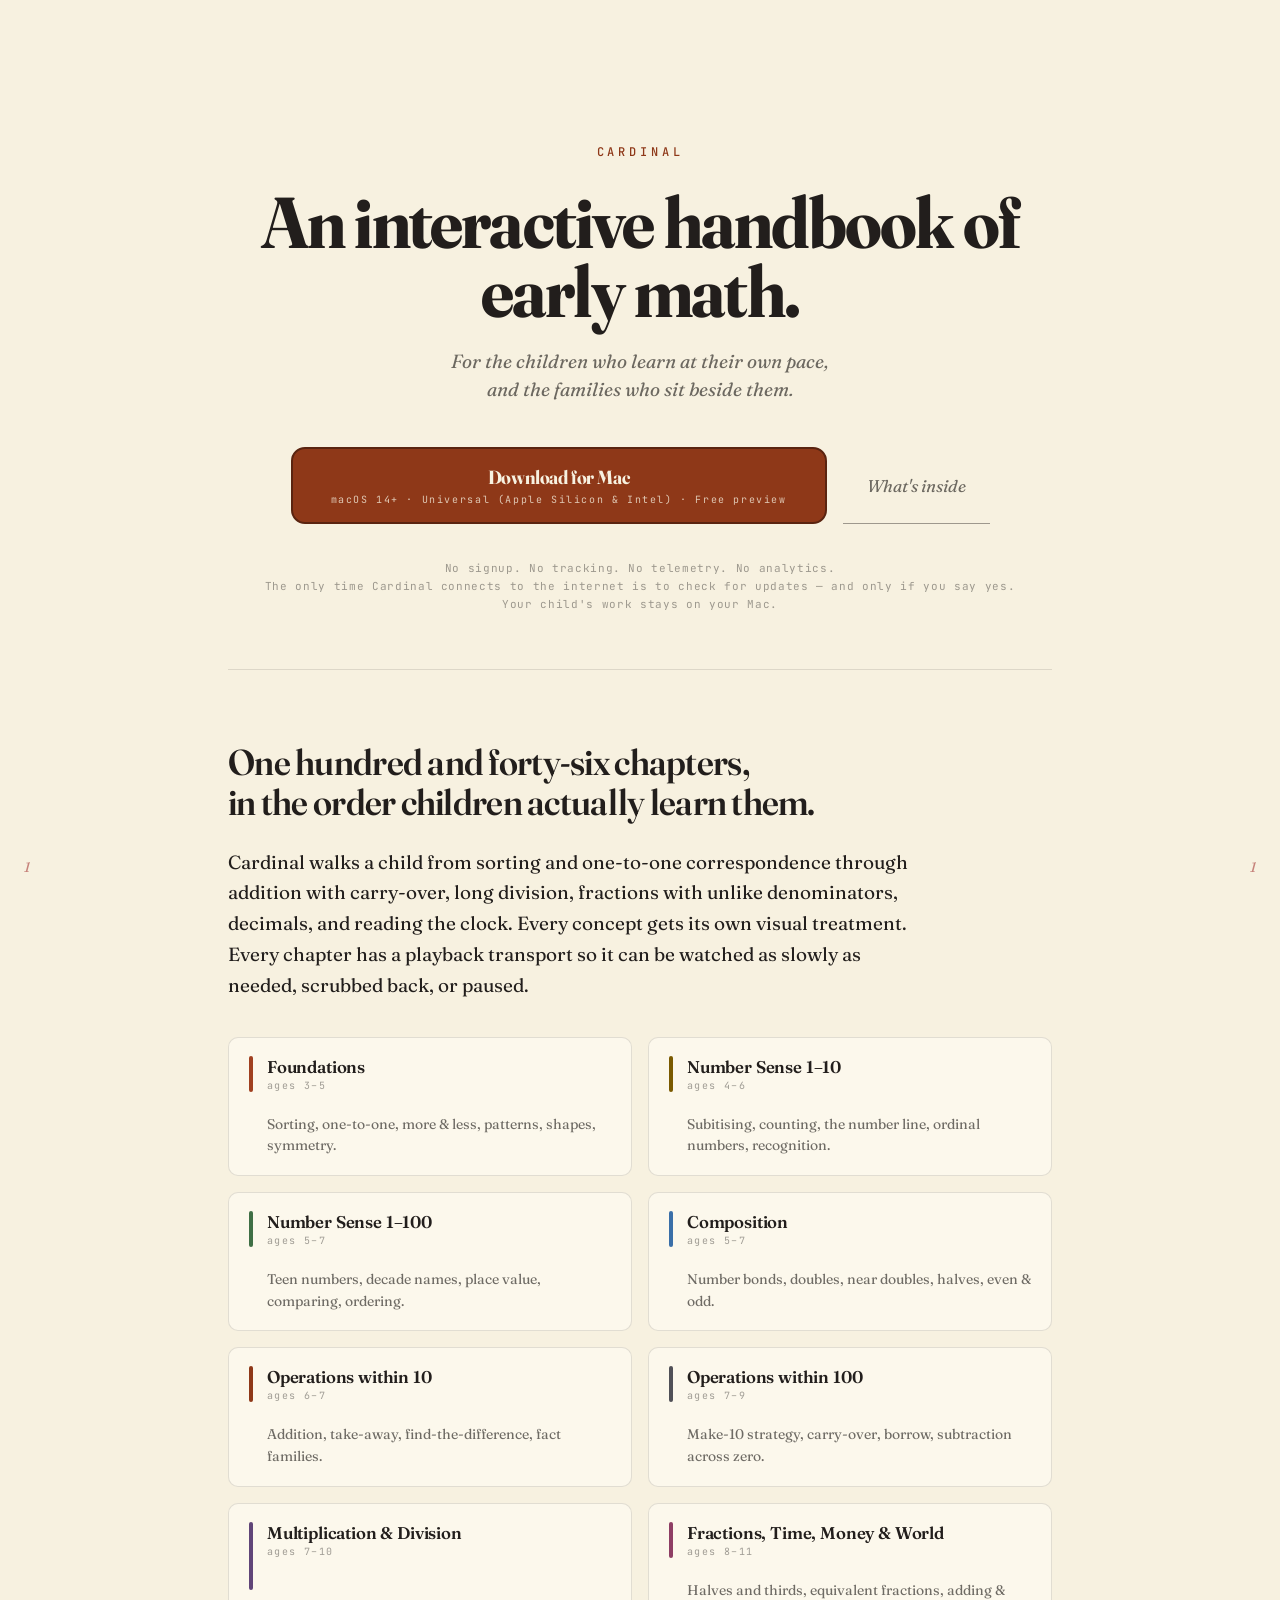
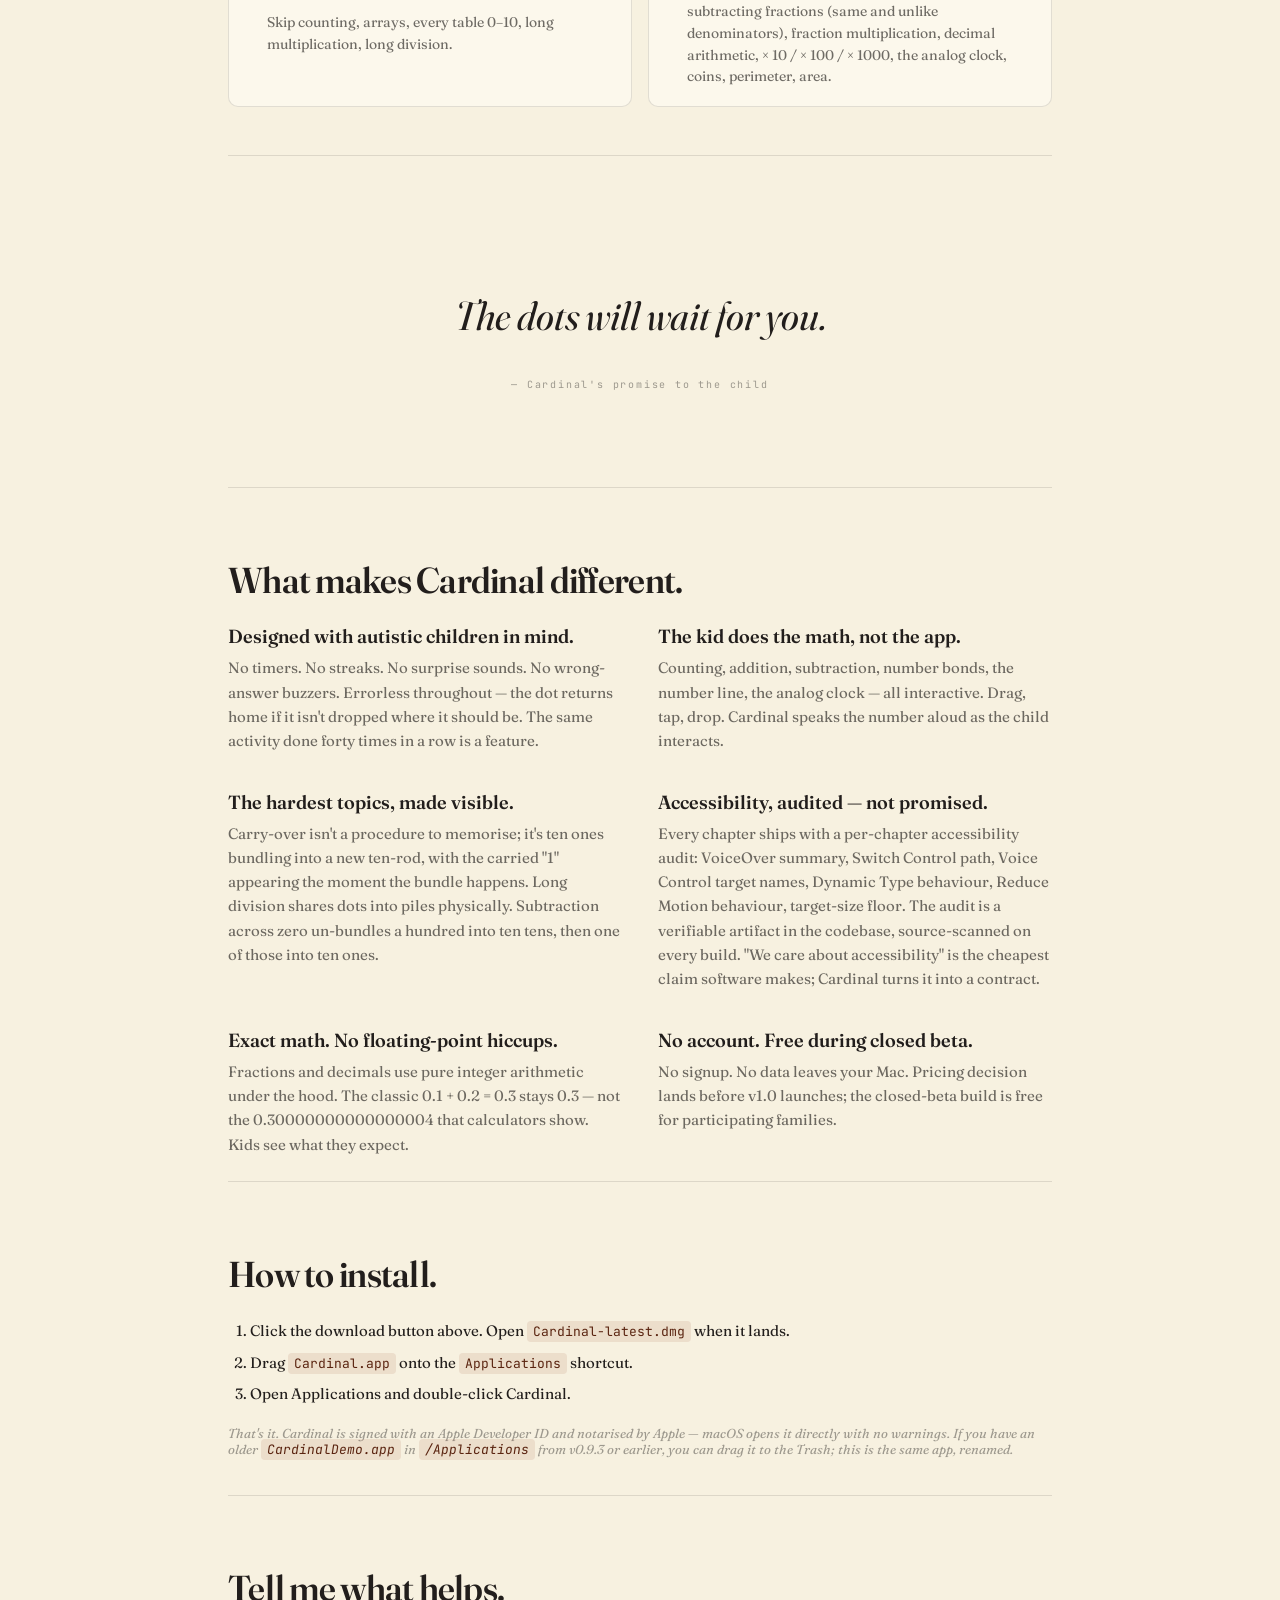
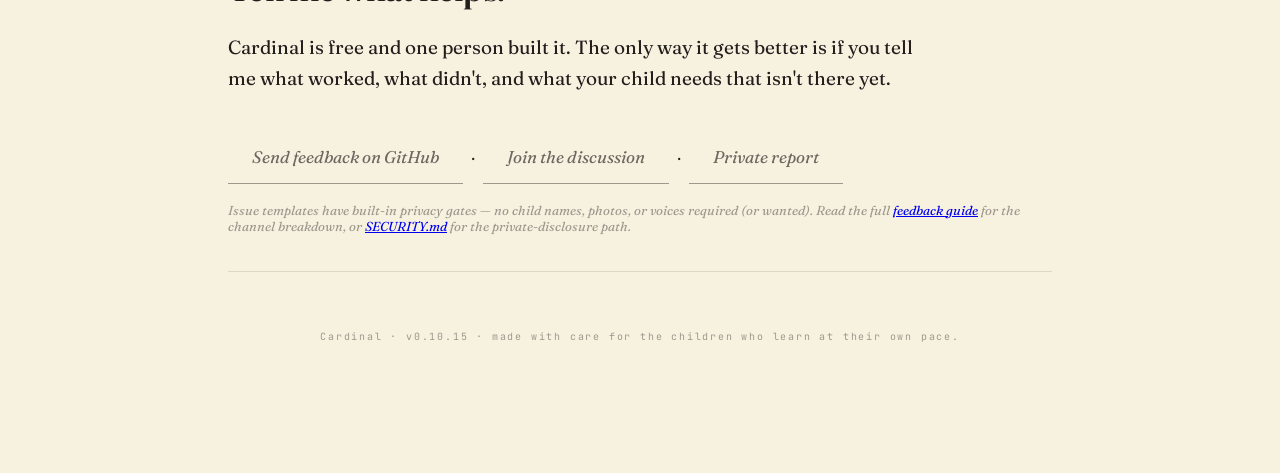
<file: index.html>
<!doctype html>
<html lang="en">
  <head>
    <meta charset="utf-8" />
    <meta name="viewport" content="width=device-width, initial-scale=1" />
    <title>Cardinal — an interactive handbook of early math</title>
    <meta name="description" content="A calm, interactive handbook of early math (ages 3–11), designed for autistic kids and the families who learn alongside them. Mac, native, offline, free during closed beta. No signup, no tracking." />
    <meta property="og:title" content="Cardinal — an interactive handbook of early math" />
    <meta property="og:description" content="One hundred and forty-six chapters, in the order children actually learn them. No signup, no tracking, no time pressure." />
    <link rel="preconnect" href="https://fonts.googleapis.com" />
    <link rel="preconnect" href="https://fonts.gstatic.com" crossorigin />
    <link
      href="https://fonts.googleapis.com/css2?family=Fraunces:ital,opsz,wght,SOFT@0,9..144,300..900,0..100;1,9..144,300..900,0..100&family=JetBrains+Mono:wght@400;500;700&display=swap"
      rel="stylesheet"
    />
    <link rel="stylesheet" href="style.css" />

    <!--
      Cloudflare Web Analytics — privacy-friendly ($0, no PII, no
      cookies, GDPR-clean). Setup:
        1. https://www.cloudflare.com/web-analytics/ → Sign up.
        2. Add a site → enter domain `humancto.github.io` (or
           `cardinal.app` when you point a real domain).
        3. Copy the token Cloudflare gives you into the placeholder
           below (replace REPLACE_WITH_CF_TOKEN).
        4. Commit + push. GitHub Pages cache (~3 min) and the
           dashboard at one.dash.cloudflare.com starts populating.
      Token is public — no risk in committing.
    -->
    <script defer
      src="https://static.cloudflareinsights.com/beacon.min.js"
      data-cf-beacon='{"token": "REPLACE_WITH_CF_TOKEN"}'></script>
  </head>
  <body>
    <!-- LandingAudit: passed 2026-05-12 against PRD v0.10.15, ROADMAP v0.10.15.
         See LandingAudit.md for full checklist + audit log. Next mandatory
         re-audit: before v1.0 launch. -->
    <!-- audit-sentinel: do NOT add platform/identity/pricing keywords inside
         HTML comments. The LandingAudit checklist runs flat `grep -iE` over
         this file; trigger words in comments will false-positive every audit. -->

    <div class="page">
      <header class="hero">
        <div class="brand">CARDINAL</div>
        <h1>An interactive handbook of early math.</h1>
        <p class="kicker">
          For the children who learn at their own pace,<br />and the families who sit beside them.
        </p>

        <div class="cta">
          <a class="cta-primary" href="https://github.com/humancto/cardinal-releases/releases/latest/download/Cardinal-latest.dmg">
            <span class="cta-label">Download for Mac</span>
            <span class="cta-meta">macOS 14+ &middot; Universal (Apple Silicon &amp; Intel) &middot; Free preview</span>
          </a>
          <a class="cta-secondary" href="#what">What's inside</a>
        </div>

        <p class="legalese">
          No signup. No tracking. No telemetry. No analytics.<br />
          The only time Cardinal connects to the internet is to check for updates — and only if you say yes.<br />
          Your child's work stays on your Mac.
        </p>
      </header>

      <!--
        chapter-count placeholder (LandingAudit.md): the literal number
        below must equal `prototype/.build/chapter-count.txt` written by
        `build-app.sh` on the most recent build. Current expected: 146.
        Re-audit step: rg -E "[Oo]ne hundred and forty-six chapters" index.html
        and diff against the artifact. Discrepancy = either backfill the
        page or audit the catalog drift.
      -->
      <section id="what" class="section">
        <h2>One hundred and forty-six chapters,<br />in the order children actually learn them.</h2>
        <p class="lede">
          Cardinal walks a child from sorting and one-to-one correspondence through addition with carry-over, long division, fractions with unlike denominators, decimals, and reading the clock. Every concept gets its own visual treatment. Every chapter has a playback transport so it can be watched as slowly as needed, scrubbed back, or paused.
        </p>

        <div class="bands">
          <div class="band"><div class="band-stripe" style="background:#a04020"></div><div><b>Foundations</b><span>ages 3–5</span></div><p>Sorting, one-to-one, more &amp; less, patterns, shapes, symmetry.</p></div>
          <div class="band"><div class="band-stripe" style="background:#7a5a00"></div><div><b>Number Sense 1–10</b><span>ages 4–6</span></div><p>Subitising, counting, the number line, ordinal numbers, recognition.</p></div>
          <div class="band"><div class="band-stripe" style="background:#3f6f45"></div><div><b>Number Sense 1–100</b><span>ages 5–7</span></div><p>Teen numbers, decade names, place value, comparing, ordering.</p></div>
          <div class="band"><div class="band-stripe" style="background:#3a6fa8"></div><div><b>Composition</b><span>ages 5–7</span></div><p>Number bonds, doubles, near doubles, halves, even &amp; odd.</p></div>
          <div class="band"><div class="band-stripe" style="background:#8e3818"></div><div><b>Operations within 10</b><span>ages 6–7</span></div><p>Addition, take-away, find-the-difference, fact families.</p></div>
          <div class="band"><div class="band-stripe" style="background:#505057"></div><div><b>Operations within 100</b><span>ages 7–9</span></div><p>Make-10 strategy, carry-over, borrow, subtraction across zero.</p></div>
          <div class="band"><div class="band-stripe" style="background:#604578"></div><div><b>Multiplication &amp; Division</b><span>ages 7–10</span></div><p>Skip counting, arrays, every table 0–10, long multiplication, long division.</p></div>
          <div class="band"><div class="band-stripe" style="background:#8e3e64"></div><div><b>Fractions, Time, Money &amp; World</b><span>ages 8–11</span></div><p>Halves and thirds, equivalent fractions, adding &amp; subtracting fractions (same and unlike denominators), fraction multiplication, decimal arithmetic, × 10 / × 100 / × 1000, the analog clock, coins, perimeter, area.</p></div>
        </div>
      </section>

      <section class="section quote-section">
        <blockquote>
          <p>
            <em>The dots will wait for you.</em>
          </p>
          <cite>— Cardinal's promise to the child</cite>
        </blockquote>
      </section>

      <section class="section">
        <h2>What makes Cardinal different.</h2>
        <div class="features">
          <div class="feature">
            <h3>Designed with autistic children in mind.</h3>
            <p>No timers. No streaks. No surprise sounds. No wrong-answer buzzers. Errorless throughout — the dot returns home if it isn't dropped where it should be. The same activity done forty times in a row is a feature.</p>
          </div>
          <div class="feature">
            <h3>The kid does the math, not the app.</h3>
            <p>Counting, addition, subtraction, number bonds, the number line, the analog clock — all interactive. Drag, tap, drop. Cardinal speaks the number aloud as the child interacts.</p>
          </div>
          <div class="feature">
            <h3>The hardest topics, made visible.</h3>
            <p>Carry-over isn't a procedure to memorise; it's ten ones bundling into a new ten-rod, with the carried "1" appearing the moment the bundle happens. Long division shares dots into piles physically. Subtraction across zero un-bundles a hundred into ten tens, then one of those into ten ones.</p>
          </div>
          <div class="feature">
            <h3>Accessibility, audited — not promised.</h3>
            <p>Every chapter ships with a per-chapter accessibility audit: VoiceOver summary, Switch Control path, Voice Control target names, Dynamic Type behaviour, Reduce Motion behaviour, target-size floor. The audit is a verifiable artifact in the codebase, source-scanned on every build. "We care about accessibility" is the cheapest claim software makes; Cardinal turns it into a contract.</p>
          </div>
          <div class="feature">
            <h3>Exact math. No floating-point hiccups.</h3>
            <p>Fractions and decimals use pure integer arithmetic under the hood. The classic 0.1 + 0.2 = 0.3 stays 0.3 — not the 0.30000000000000004 that calculators show. Kids see what they expect.</p>
          </div>
          <div class="feature">
            <h3>No account. Free during closed beta.</h3>
            <p>No signup. No data leaves your Mac. Pricing decision lands before v1.0 launches; the closed-beta build is free for participating families.</p>
          </div>
        </div>
      </section>

      <section class="section how">
        <h2>How to install.</h2>
        <ol>
          <li>Click the download button above. Open <code>Cardinal-latest.dmg</code> when it lands.</li>
          <li>Drag <code>Cardinal.app</code> onto the <code>Applications</code> shortcut.</li>
          <li>Open Applications and double-click Cardinal.</li>
        </ol>
        <p class="footnote">
          That's it. Cardinal is signed with an Apple Developer ID and notarised by Apple — macOS opens it directly with no warnings. If you have an older <code>CardinalDemo.app</code> in <code>/Applications</code> from v0.9.3 or earlier, you can drag it to the Trash; this is the same app, renamed.
        </p>
      </section>

      <section class="section">
        <h2>Tell me what helps.</h2>
        <p class="lede">
          Cardinal is free and one person built it. The only way it gets better is if you tell me what worked, what didn't, and what your child needs that isn't there yet.
        </p>
        <p>
          <a class="cta-secondary" href="https://github.com/humancto/cardinal-releases/issues/new/choose">Send feedback on GitHub</a>
          &nbsp;·&nbsp;
          <a class="cta-secondary" href="https://github.com/humancto/cardinal-releases/discussions">Join the discussion</a>
          &nbsp;·&nbsp;
          <a class="cta-secondary" href="https://github.com/humancto/cardinal-releases/security/advisories/new">Private report</a>
        </p>
        <p class="footnote">
          Issue templates have built-in privacy gates — no child names, photos, or voices required (or wanted). Read the full <a href="https://github.com/humancto/cardinal-releases/blob/main/FEEDBACK.md">feedback guide</a> for the channel breakdown, or <a href="https://github.com/humancto/cardinal-releases/blob/main/SECURITY.md">SECURITY.md</a> for the private-disclosure path.
        </p>
      </section>

      <footer>
        <p>
          Cardinal · v0.10.15 · made with care for the children who learn at their own pace.
        </p>
      </footer>
    </div>
  </body>
</html>
</file>
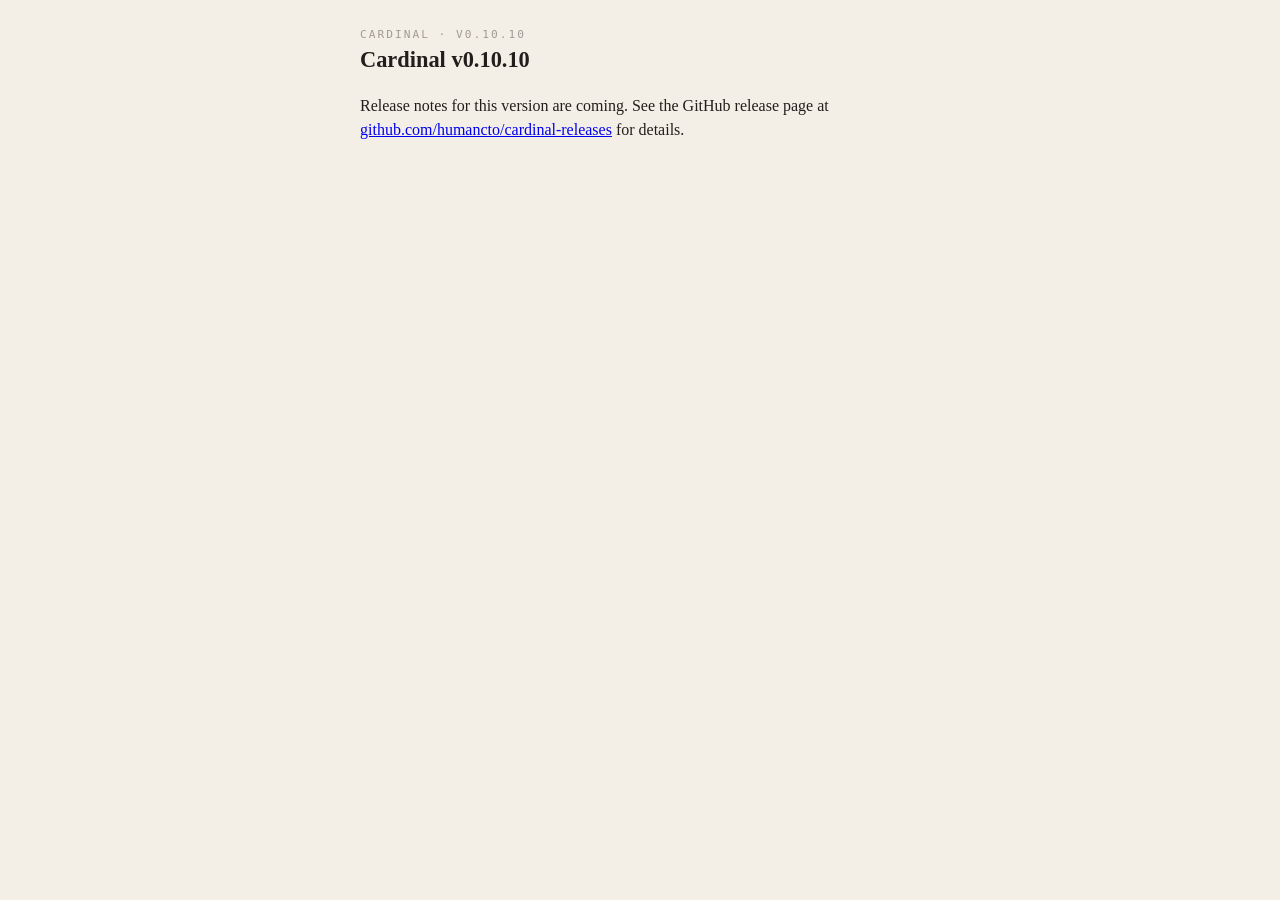
<file: release-notes/v0.10.10.html>
<!doctype html>
<html lang="en">
  <head>
    <meta charset="utf-8" />
    <title>Cardinal v0.10.10 — release notes</title>
    <style>
      body { font-family: Georgia, serif; background:#f4efe6; color:#221e1b;
             max-width:560px; margin:1.6rem auto; padding:0 1rem; line-height:1.55; }
      h1 { font-weight:600; font-size:1.4rem; margin:0 0 0.4rem; }
      .eyebrow { font-family:monospace; font-size:0.7rem; letter-spacing:2px;
                 color:#221e1b66; text-transform:uppercase; }
    </style>
  </head>
  <body>
    <div class="eyebrow">CARDINAL · v0.10.10</div>
    <h1>Cardinal v0.10.10</h1>
    <p>Release notes for this version are coming. See the GitHub release page
       at <a href="https://github.com/humancto/cardinal-releases/releases/tag/v0.10.10">github.com/humancto/cardinal-releases</a>
       for details.</p>
  </body>
</html>
</file>
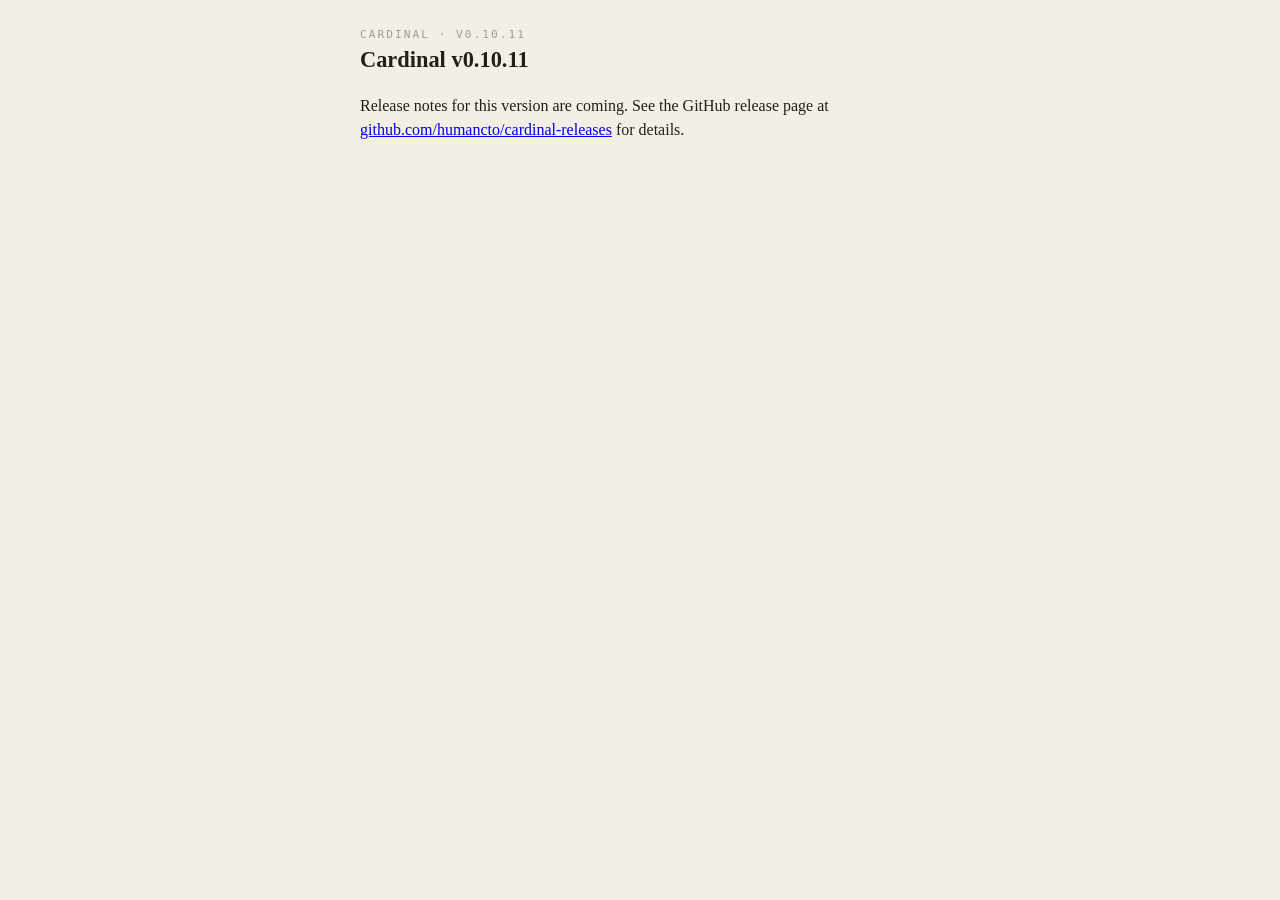
<file: release-notes/v0.10.11.html>
<!doctype html>
<html lang="en">
  <head>
    <meta charset="utf-8" />
    <title>Cardinal v0.10.11 — release notes</title>
    <style>
      body { font-family: Georgia, serif; background:#f4efe6; color:#221e1b;
             max-width:560px; margin:1.6rem auto; padding:0 1rem; line-height:1.55; }
      h1 { font-weight:600; font-size:1.4rem; margin:0 0 0.4rem; }
      .eyebrow { font-family:monospace; font-size:0.7rem; letter-spacing:2px;
                 color:#221e1b66; text-transform:uppercase; }
    </style>
  </head>
  <body>
    <div class="eyebrow">CARDINAL · v0.10.11</div>
    <h1>Cardinal v0.10.11</h1>
    <p>Release notes for this version are coming. See the GitHub release page
       at <a href="https://github.com/humancto/cardinal-releases/releases/tag/v0.10.11">github.com/humancto/cardinal-releases</a>
       for details.</p>
  </body>
</html>
</file>
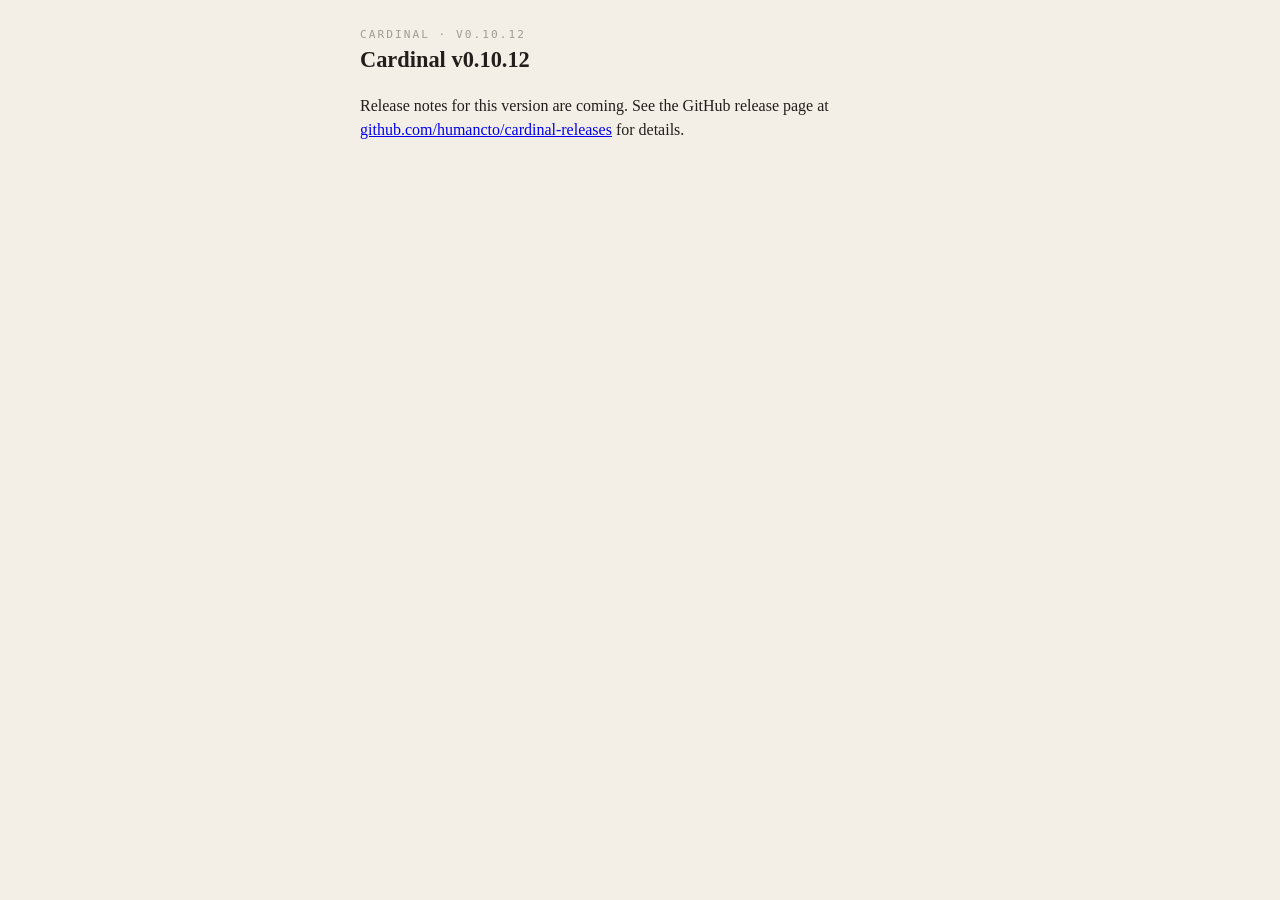
<file: release-notes/v0.10.12.html>
<!doctype html>
<html lang="en">
  <head>
    <meta charset="utf-8" />
    <title>Cardinal v0.10.12 — release notes</title>
    <style>
      body { font-family: Georgia, serif; background:#f4efe6; color:#221e1b;
             max-width:560px; margin:1.6rem auto; padding:0 1rem; line-height:1.55; }
      h1 { font-weight:600; font-size:1.4rem; margin:0 0 0.4rem; }
      .eyebrow { font-family:monospace; font-size:0.7rem; letter-spacing:2px;
                 color:#221e1b66; text-transform:uppercase; }
    </style>
  </head>
  <body>
    <div class="eyebrow">CARDINAL · v0.10.12</div>
    <h1>Cardinal v0.10.12</h1>
    <p>Release notes for this version are coming. See the GitHub release page
       at <a href="https://github.com/humancto/cardinal-releases/releases/tag/v0.10.12">github.com/humancto/cardinal-releases</a>
       for details.</p>
  </body>
</html>
</file>
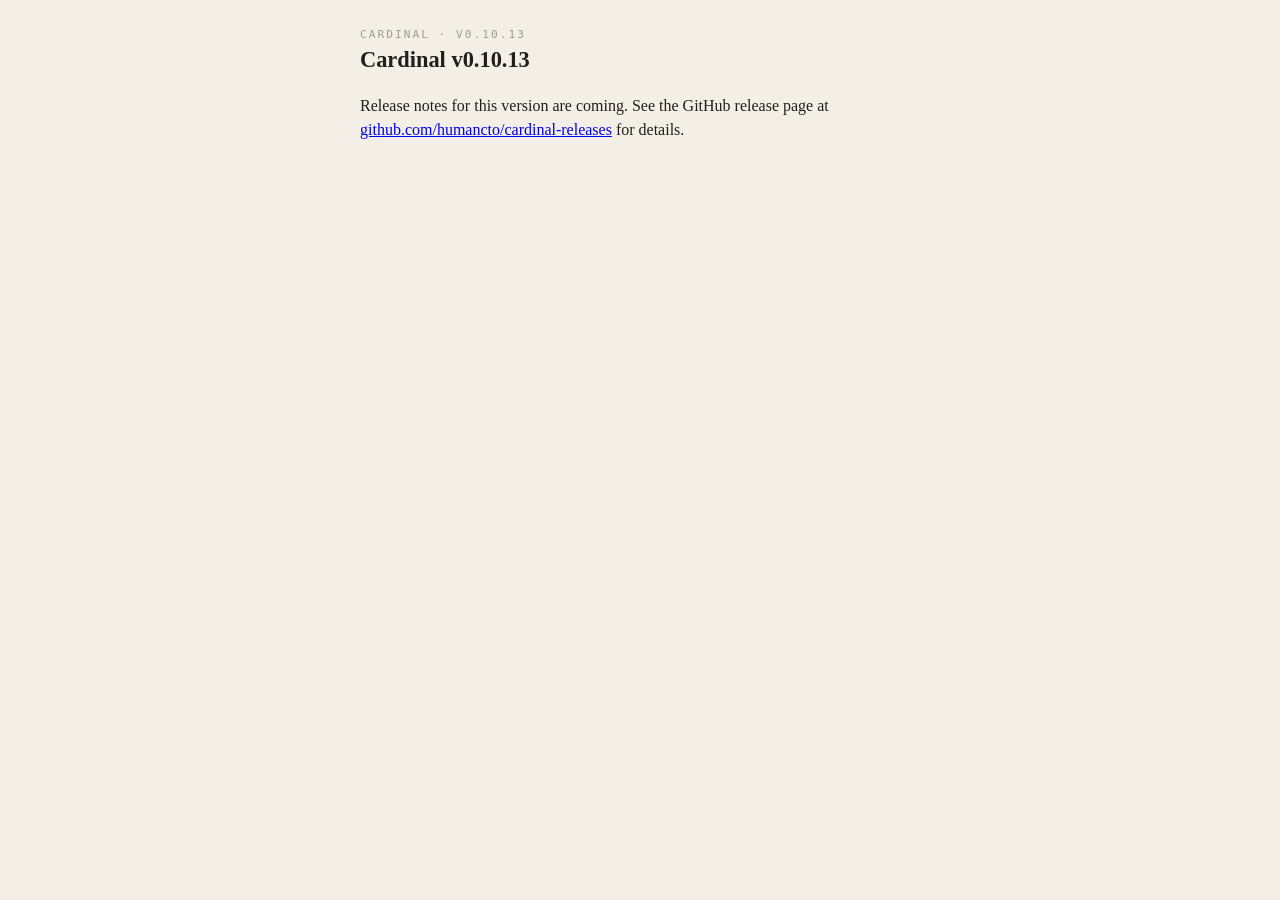
<file: release-notes/v0.10.13.html>
<!doctype html>
<html lang="en">
  <head>
    <meta charset="utf-8" />
    <title>Cardinal v0.10.13 — release notes</title>
    <style>
      body { font-family: Georgia, serif; background:#f4efe6; color:#221e1b;
             max-width:560px; margin:1.6rem auto; padding:0 1rem; line-height:1.55; }
      h1 { font-weight:600; font-size:1.4rem; margin:0 0 0.4rem; }
      .eyebrow { font-family:monospace; font-size:0.7rem; letter-spacing:2px;
                 color:#221e1b66; text-transform:uppercase; }
    </style>
  </head>
  <body>
    <div class="eyebrow">CARDINAL · v0.10.13</div>
    <h1>Cardinal v0.10.13</h1>
    <p>Release notes for this version are coming. See the GitHub release page
       at <a href="https://github.com/humancto/cardinal-releases/releases/tag/v0.10.13">github.com/humancto/cardinal-releases</a>
       for details.</p>
  </body>
</html>
</file>
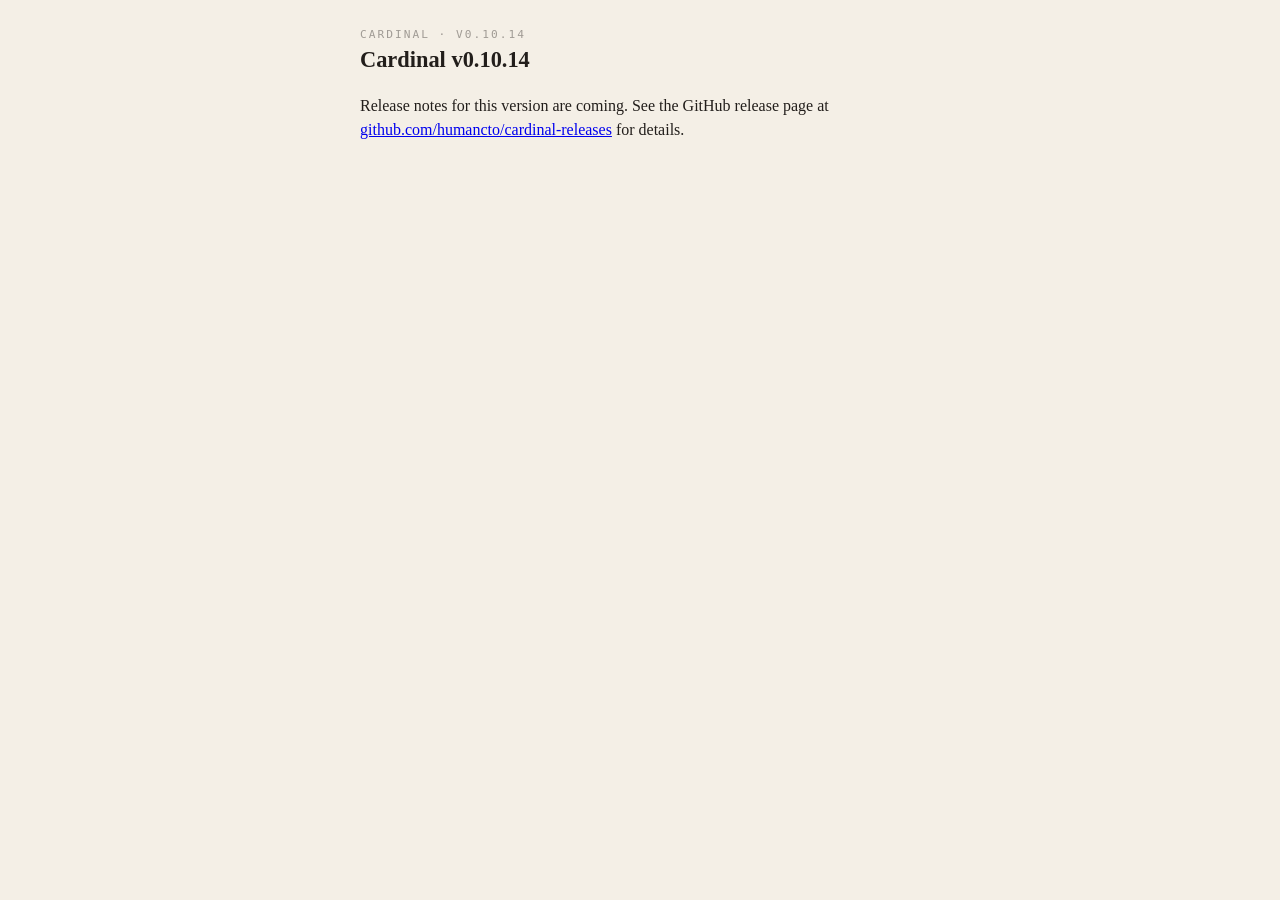
<file: release-notes/v0.10.14.html>
<!doctype html>
<html lang="en">
  <head>
    <meta charset="utf-8" />
    <title>Cardinal v0.10.14 — release notes</title>
    <style>
      body { font-family: Georgia, serif; background:#f4efe6; color:#221e1b;
             max-width:560px; margin:1.6rem auto; padding:0 1rem; line-height:1.55; }
      h1 { font-weight:600; font-size:1.4rem; margin:0 0 0.4rem; }
      .eyebrow { font-family:monospace; font-size:0.7rem; letter-spacing:2px;
                 color:#221e1b66; text-transform:uppercase; }
    </style>
  </head>
  <body>
    <div class="eyebrow">CARDINAL · v0.10.14</div>
    <h1>Cardinal v0.10.14</h1>
    <p>Release notes for this version are coming. See the GitHub release page
       at <a href="https://github.com/humancto/cardinal-releases/releases/tag/v0.10.14">github.com/humancto/cardinal-releases</a>
       for details.</p>
  </body>
</html>
</file>
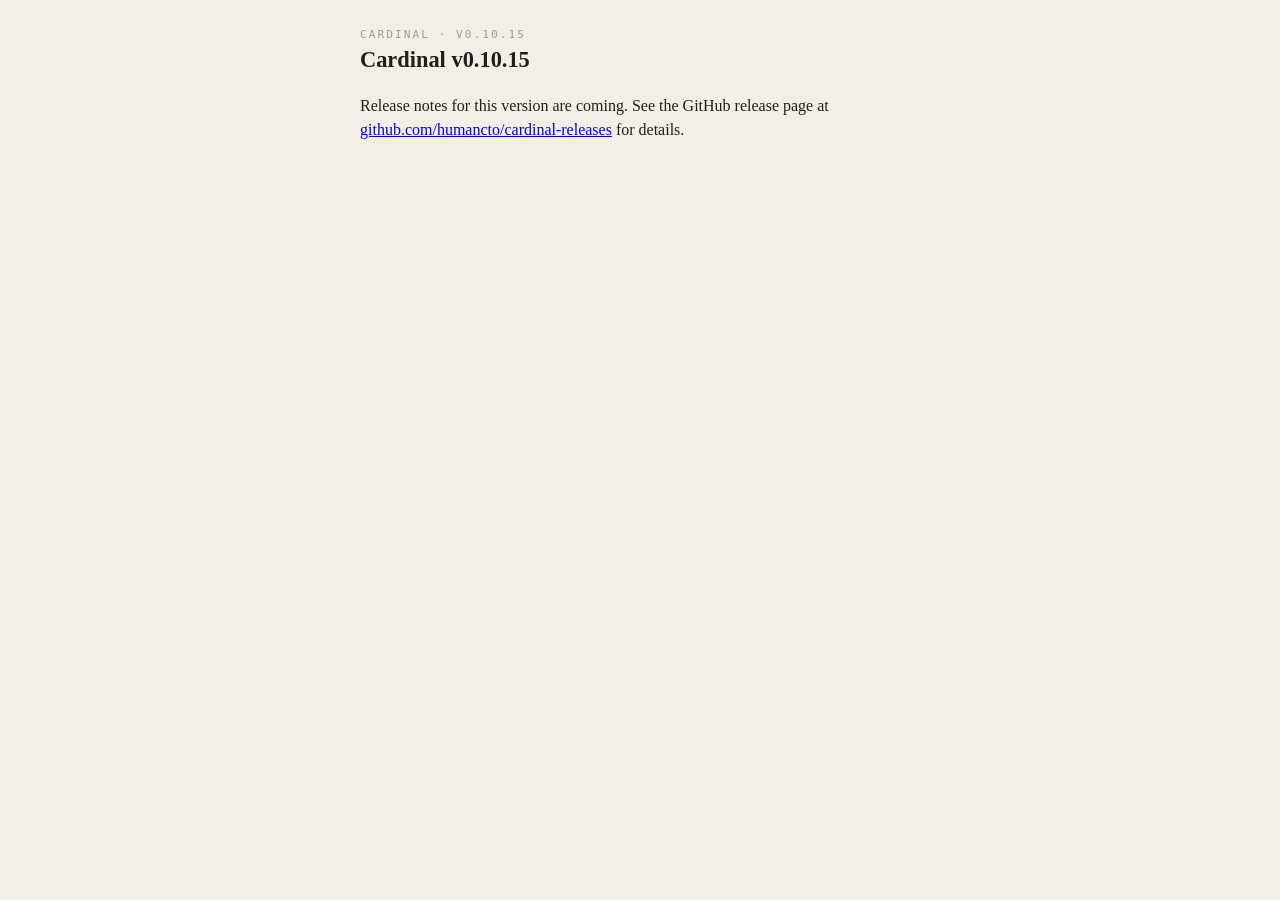
<file: release-notes/v0.10.15.html>
<!doctype html>
<html lang="en">
  <head>
    <meta charset="utf-8" />
    <title>Cardinal v0.10.15 — release notes</title>
    <style>
      body { font-family: Georgia, serif; background:#f4efe6; color:#221e1b;
             max-width:560px; margin:1.6rem auto; padding:0 1rem; line-height:1.55; }
      h1 { font-weight:600; font-size:1.4rem; margin:0 0 0.4rem; }
      .eyebrow { font-family:monospace; font-size:0.7rem; letter-spacing:2px;
                 color:#221e1b66; text-transform:uppercase; }
    </style>
  </head>
  <body>
    <div class="eyebrow">CARDINAL · v0.10.15</div>
    <h1>Cardinal v0.10.15</h1>
    <p>Release notes for this version are coming. See the GitHub release page
       at <a href="https://github.com/humancto/cardinal-releases/releases/tag/v0.10.15">github.com/humancto/cardinal-releases</a>
       for details.</p>
  </body>
</html>
</file>
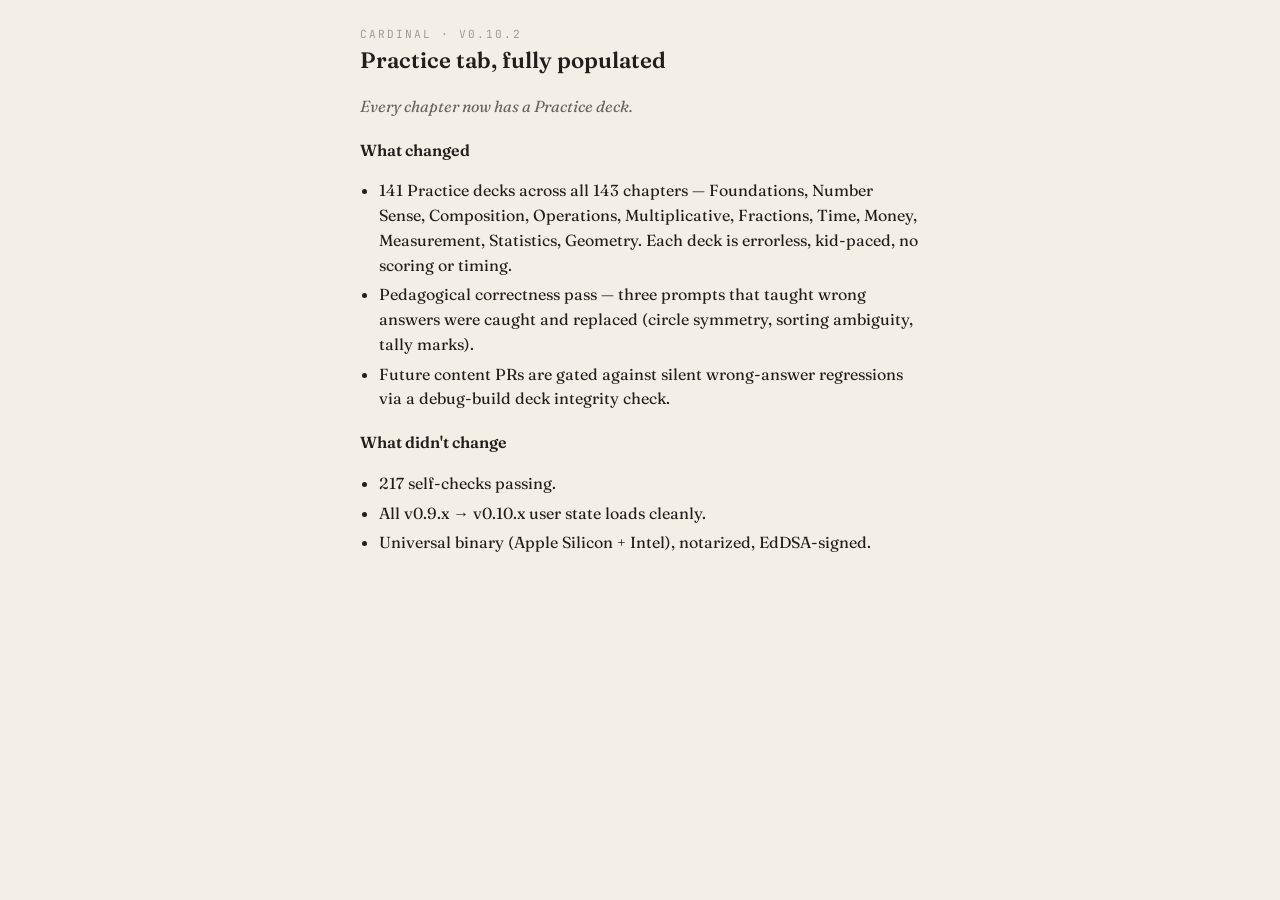
<file: release-notes/v0.10.2.html>
<!doctype html>
<html lang="en">
  <head>
    <meta charset="utf-8" />
    <title>Cardinal v0.10.2 — release notes</title>
    <link
      href="https://fonts.googleapis.com/css2?family=Fraunces:ital,opsz,wght@0,9..144,300..900;1,9..144,300..900&family=JetBrains+Mono:wght@400;500&display=swap"
      rel="stylesheet"
    />
    <style>
      body {
        font-family: "Fraunces", Georgia, serif;
        background: #f4efe6;
        color: #221e1b;
        max-width: 560px;
        margin: 1.6rem auto;
        padding: 0 1rem;
        line-height: 1.55;
      }
      h1 {
        font-weight: 600;
        font-size: 1.4rem;
        margin: 0 0 0.4rem;
      }
      .eyebrow {
        font-family: "JetBrains Mono", monospace;
        font-size: 0.7rem;
        letter-spacing: 2px;
        color: #221e1b66;
        text-transform: uppercase;
      }
      h2 {
        font-size: 1rem;
        margin: 1.2rem 0 0.4rem;
        font-weight: 600;
      }
      ul {
        padding-left: 1.2rem;
      }
      li {
        margin: 0.3rem 0;
      }
      em {
        color: #221e1baa;
      }
    </style>
  </head>
  <body>
    <div class="eyebrow">CARDINAL · v0.10.2</div>
    <h1>Practice tab, fully populated</h1>

    <p><em>Every chapter now has a Practice deck.</em></p>

    <h2>What changed</h2>
    <ul>
      <li>
        141 Practice decks across all 143 chapters — Foundations, Number Sense,
        Composition, Operations, Multiplicative, Fractions, Time, Money,
        Measurement, Statistics, Geometry. Each deck is errorless, kid-paced,
        no scoring or timing.
      </li>
      <li>
        Pedagogical correctness pass — three prompts that taught wrong answers
        were caught and replaced (circle symmetry, sorting ambiguity, tally
        marks).
      </li>
      <li>
        Future content PRs are gated against silent wrong-answer regressions
        via a debug-build deck integrity check.
      </li>
    </ul>

    <h2>What didn't change</h2>
    <ul>
      <li>217 self-checks passing.</li>
      <li>All v0.9.x → v0.10.x user state loads cleanly.</li>
      <li>
        Universal binary (Apple Silicon + Intel), notarized, EdDSA-signed.
      </li>
    </ul>
  </body>
</html>
</file>
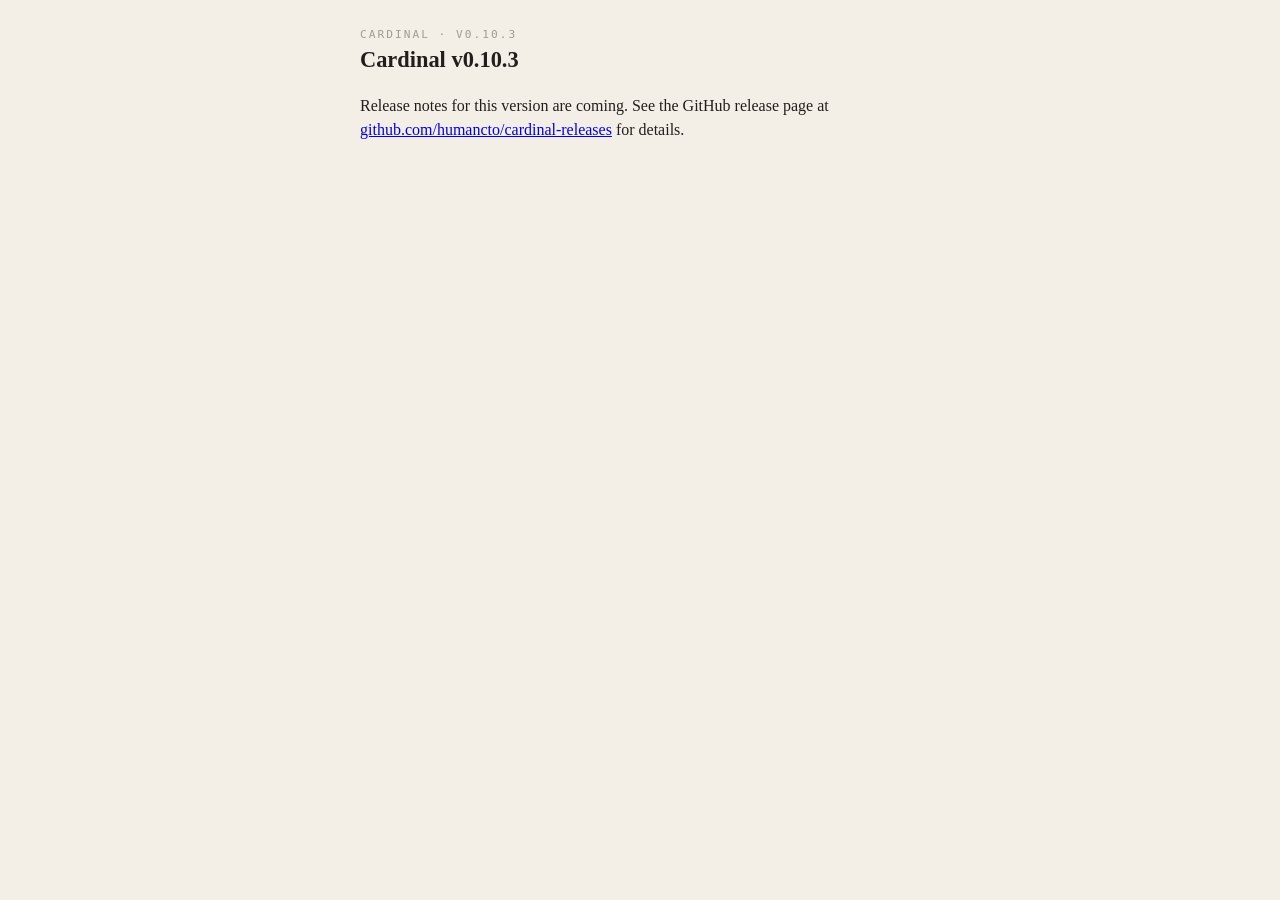
<file: release-notes/v0.10.3.html>
<!doctype html>
<html lang="en">
  <head>
    <meta charset="utf-8" />
    <title>Cardinal v0.10.3 — release notes</title>
    <style>
      body { font-family: Georgia, serif; background:#f4efe6; color:#221e1b;
             max-width:560px; margin:1.6rem auto; padding:0 1rem; line-height:1.55; }
      h1 { font-weight:600; font-size:1.4rem; margin:0 0 0.4rem; }
      .eyebrow { font-family:monospace; font-size:0.7rem; letter-spacing:2px;
                 color:#221e1b66; text-transform:uppercase; }
    </style>
  </head>
  <body>
    <div class="eyebrow">CARDINAL · v0.10.3</div>
    <h1>Cardinal v0.10.3</h1>
    <p>Release notes for this version are coming. See the GitHub release page
       at <a href="https://github.com/humancto/cardinal-releases/releases/tag/v0.10.3">github.com/humancto/cardinal-releases</a>
       for details.</p>
  </body>
</html>
</file>
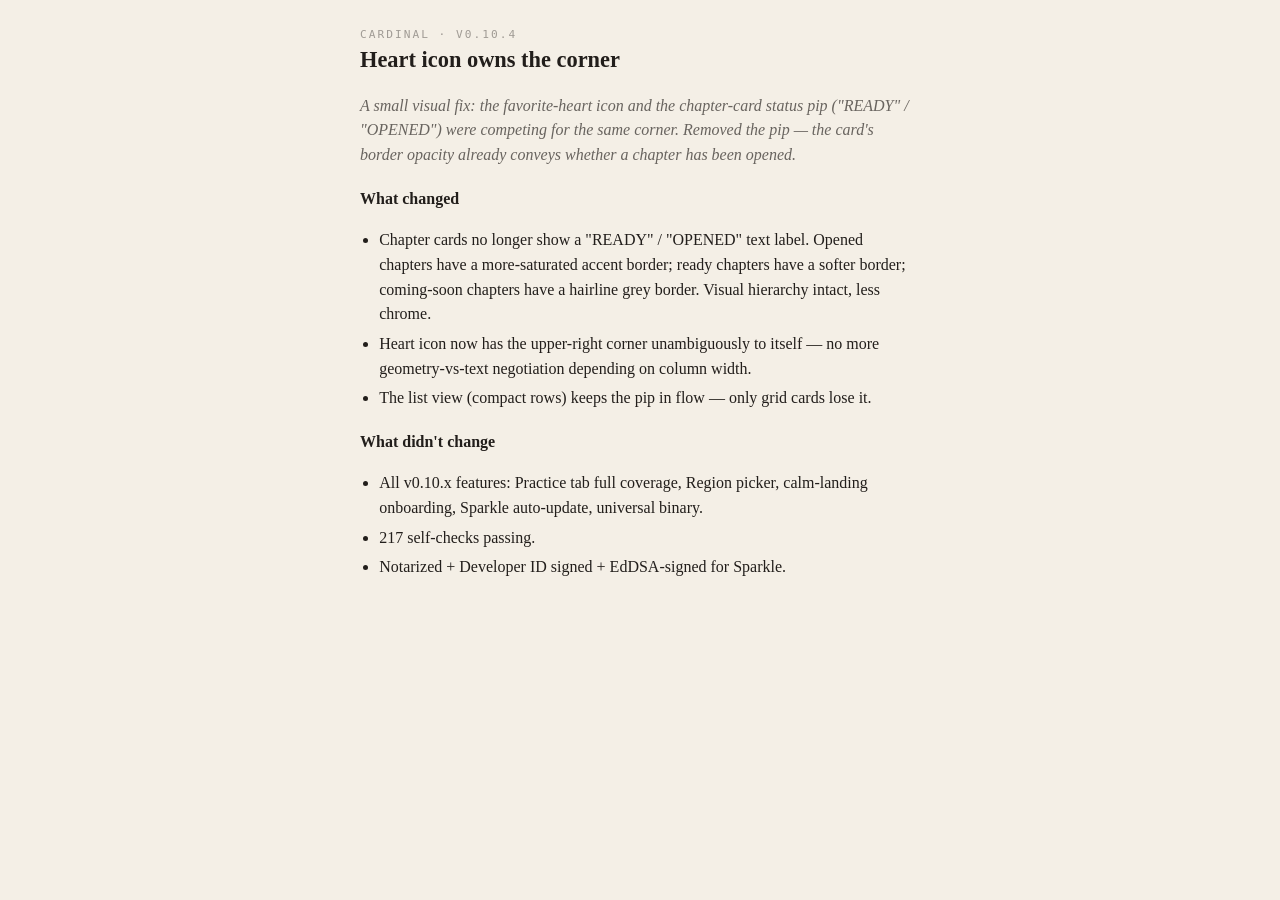
<file: release-notes/v0.10.4.html>
<!doctype html>
<html lang="en">
  <head>
    <meta charset="utf-8" />
    <title>Cardinal v0.10.4 — release notes</title>
    <style>
      body {
        font-family: Georgia, serif;
        background: #f4efe6;
        color: #221e1b;
        max-width: 560px;
        margin: 1.6rem auto;
        padding: 0 1rem;
        line-height: 1.55;
      }
      h1 { font-weight: 600; font-size: 1.4rem; margin: 0 0 0.4rem; }
      .eyebrow {
        font-family: monospace;
        font-size: 0.7rem;
        letter-spacing: 2px;
        color: #221e1b66;
        text-transform: uppercase;
      }
      h2 { font-size: 1rem; margin: 1.2rem 0 0.4rem; font-weight: 600; }
      ul { padding-left: 1.2rem; }
      li { margin: 0.3rem 0; }
      em { color: #221e1baa; }
    </style>
  </head>
  <body>
    <div class="eyebrow">CARDINAL · v0.10.4</div>
    <h1>Heart icon owns the corner</h1>

    <p>
      <em>A small visual fix: the favorite-heart icon and the chapter-card status pip ("READY" / "OPENED") were competing for the same corner. Removed the pip — the card's border opacity already conveys whether a chapter has been opened.</em>
    </p>

    <h2>What changed</h2>
    <ul>
      <li>Chapter cards no longer show a "READY" / "OPENED" text label. Opened chapters have a more-saturated accent border; ready chapters have a softer border; coming-soon chapters have a hairline grey border. Visual hierarchy intact, less chrome.</li>
      <li>Heart icon now has the upper-right corner unambiguously to itself — no more geometry-vs-text negotiation depending on column width.</li>
      <li>The list view (compact rows) keeps the pip in flow — only grid cards lose it.</li>
    </ul>

    <h2>What didn't change</h2>
    <ul>
      <li>All v0.10.x features: Practice tab full coverage, Region picker, calm-landing onboarding, Sparkle auto-update, universal binary.</li>
      <li>217 self-checks passing.</li>
      <li>Notarized + Developer ID signed + EdDSA-signed for Sparkle.</li>
    </ul>
  </body>
</html>
</file>
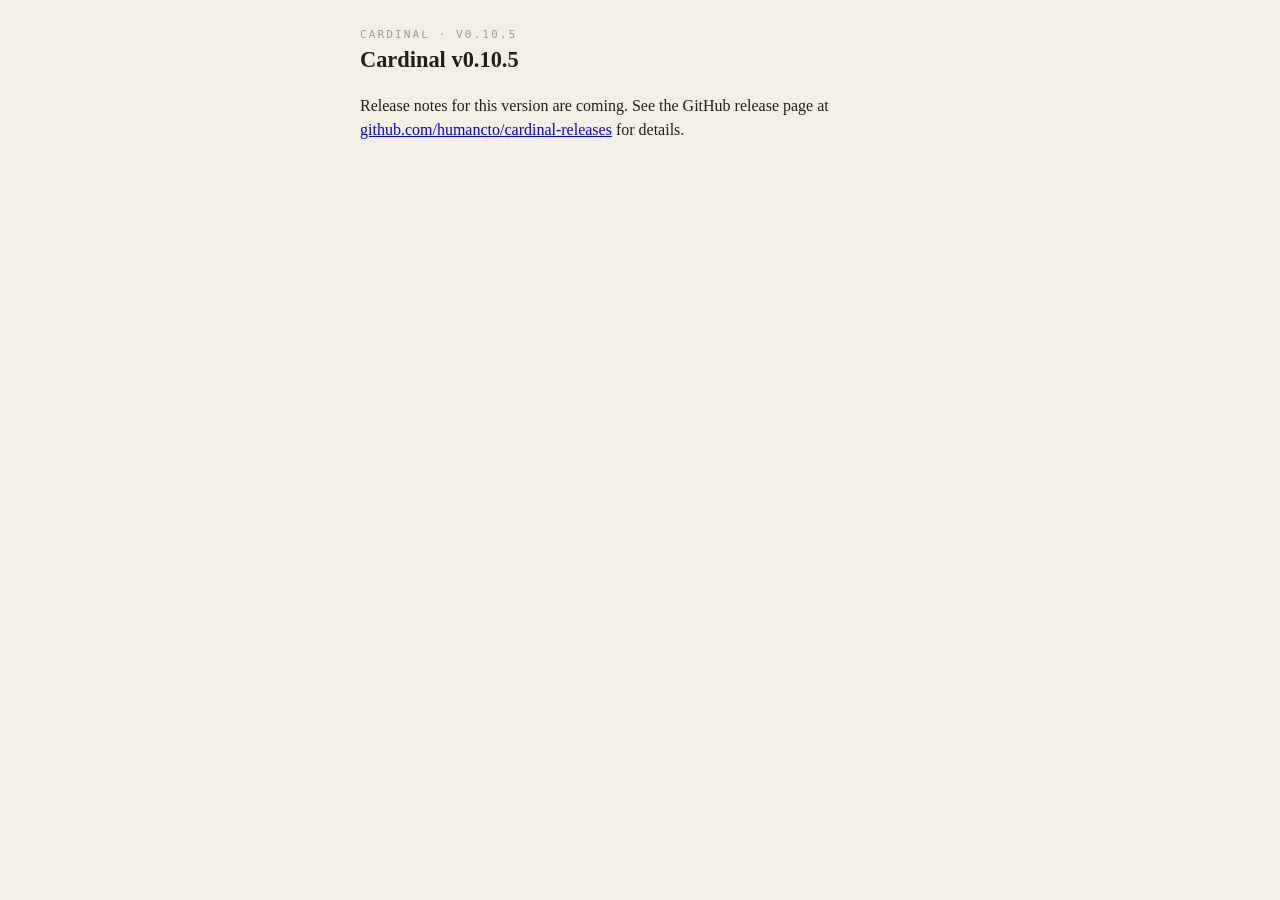
<file: release-notes/v0.10.5.html>
<!doctype html>
<html lang="en">
  <head>
    <meta charset="utf-8" />
    <title>Cardinal v0.10.5 — release notes</title>
    <style>
      body { font-family: Georgia, serif; background:#f4efe6; color:#221e1b;
             max-width:560px; margin:1.6rem auto; padding:0 1rem; line-height:1.55; }
      h1 { font-weight:600; font-size:1.4rem; margin:0 0 0.4rem; }
      .eyebrow { font-family:monospace; font-size:0.7rem; letter-spacing:2px;
                 color:#221e1b66; text-transform:uppercase; }
    </style>
  </head>
  <body>
    <div class="eyebrow">CARDINAL · v0.10.5</div>
    <h1>Cardinal v0.10.5</h1>
    <p>Release notes for this version are coming. See the GitHub release page
       at <a href="https://github.com/humancto/cardinal-releases/releases/tag/v0.10.5">github.com/humancto/cardinal-releases</a>
       for details.</p>
  </body>
</html>
</file>
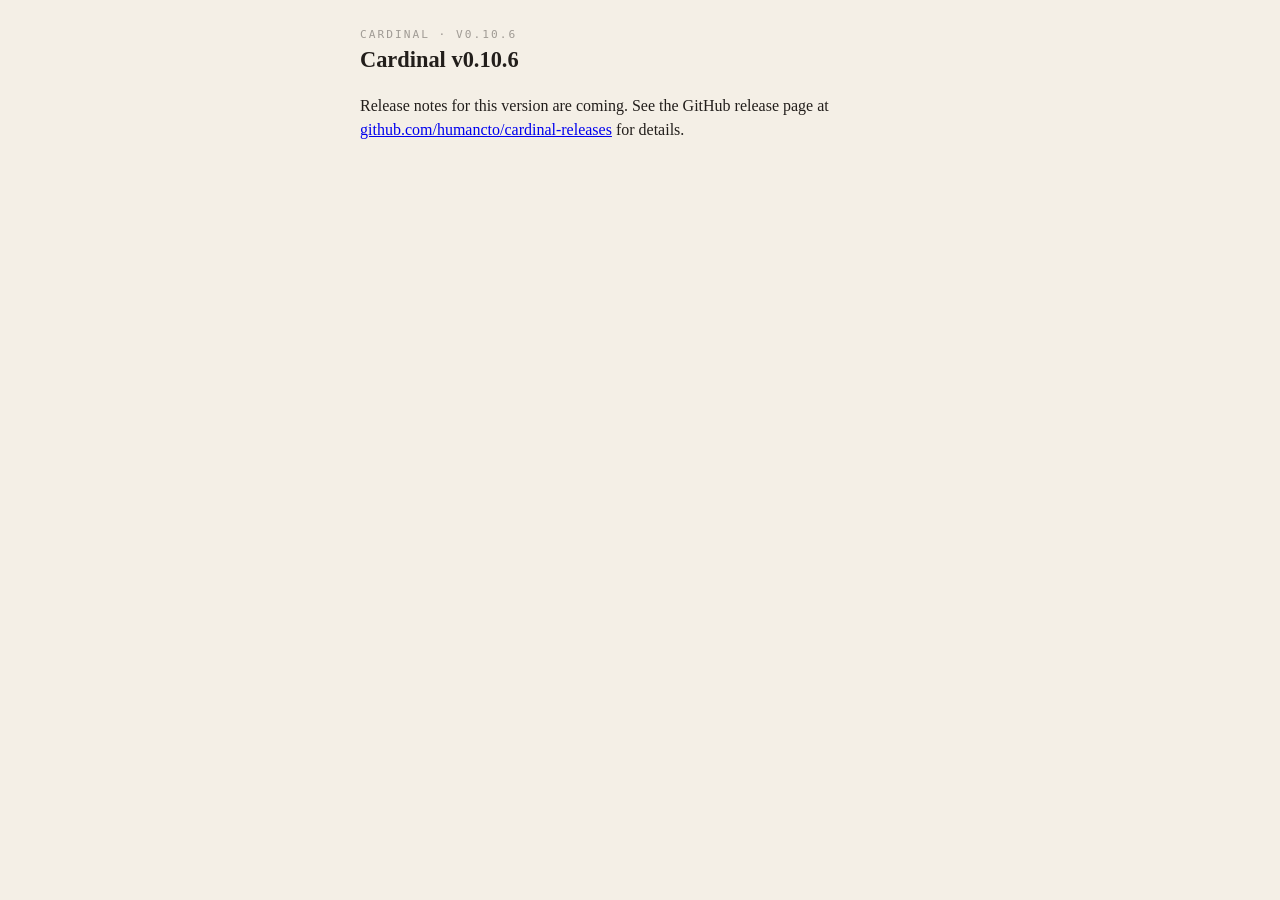
<file: release-notes/v0.10.6.html>
<!doctype html>
<html lang="en">
  <head>
    <meta charset="utf-8" />
    <title>Cardinal v0.10.6 — release notes</title>
    <style>
      body { font-family: Georgia, serif; background:#f4efe6; color:#221e1b;
             max-width:560px; margin:1.6rem auto; padding:0 1rem; line-height:1.55; }
      h1 { font-weight:600; font-size:1.4rem; margin:0 0 0.4rem; }
      .eyebrow { font-family:monospace; font-size:0.7rem; letter-spacing:2px;
                 color:#221e1b66; text-transform:uppercase; }
    </style>
  </head>
  <body>
    <div class="eyebrow">CARDINAL · v0.10.6</div>
    <h1>Cardinal v0.10.6</h1>
    <p>Release notes for this version are coming. See the GitHub release page
       at <a href="https://github.com/humancto/cardinal-releases/releases/tag/v0.10.6">github.com/humancto/cardinal-releases</a>
       for details.</p>
  </body>
</html>
</file>
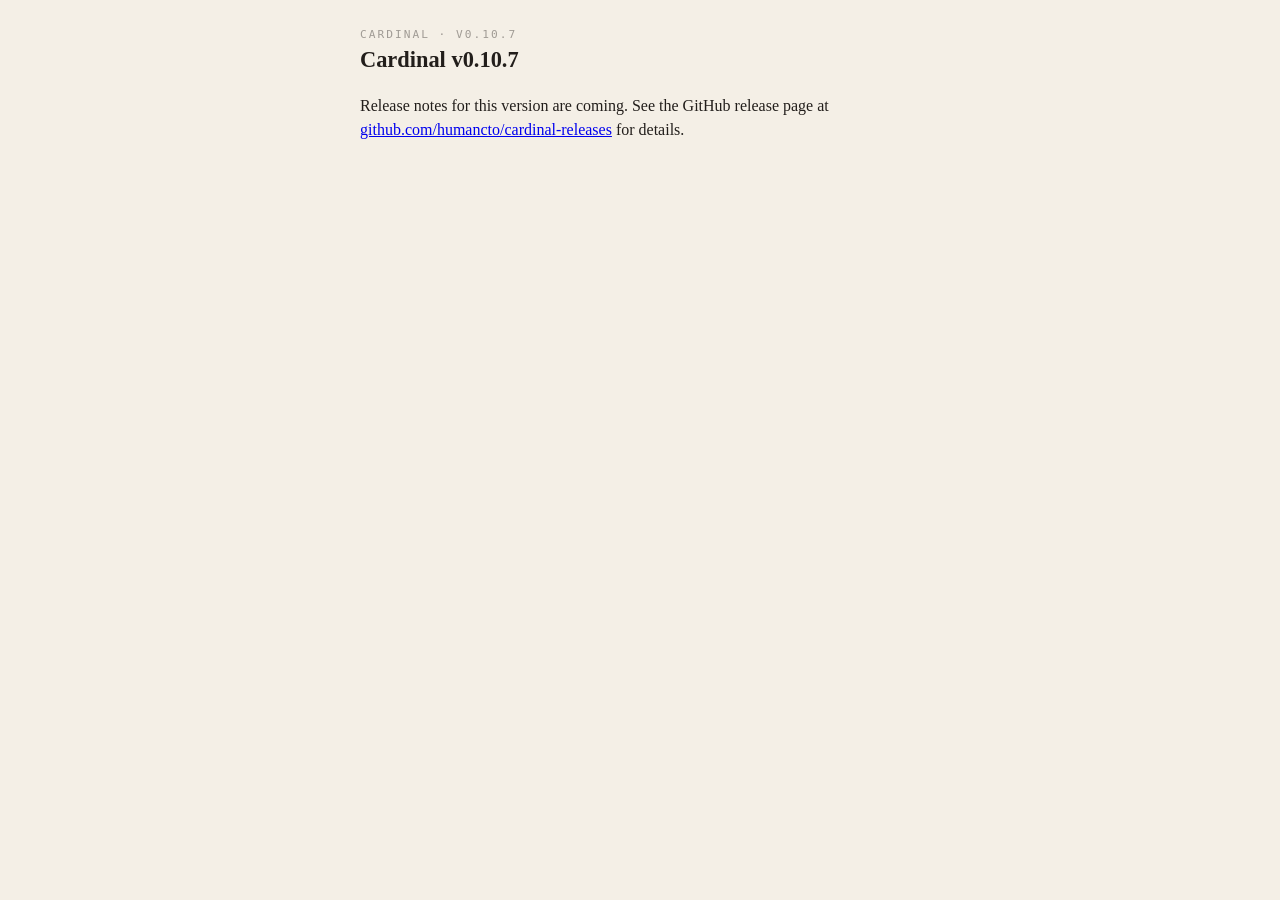
<file: release-notes/v0.10.7.html>
<!doctype html>
<html lang="en">
  <head>
    <meta charset="utf-8" />
    <title>Cardinal v0.10.7 — release notes</title>
    <style>
      body { font-family: Georgia, serif; background:#f4efe6; color:#221e1b;
             max-width:560px; margin:1.6rem auto; padding:0 1rem; line-height:1.55; }
      h1 { font-weight:600; font-size:1.4rem; margin:0 0 0.4rem; }
      .eyebrow { font-family:monospace; font-size:0.7rem; letter-spacing:2px;
                 color:#221e1b66; text-transform:uppercase; }
    </style>
  </head>
  <body>
    <div class="eyebrow">CARDINAL · v0.10.7</div>
    <h1>Cardinal v0.10.7</h1>
    <p>Release notes for this version are coming. See the GitHub release page
       at <a href="https://github.com/humancto/cardinal-releases/releases/tag/v0.10.7">github.com/humancto/cardinal-releases</a>
       for details.</p>
  </body>
</html>
</file>
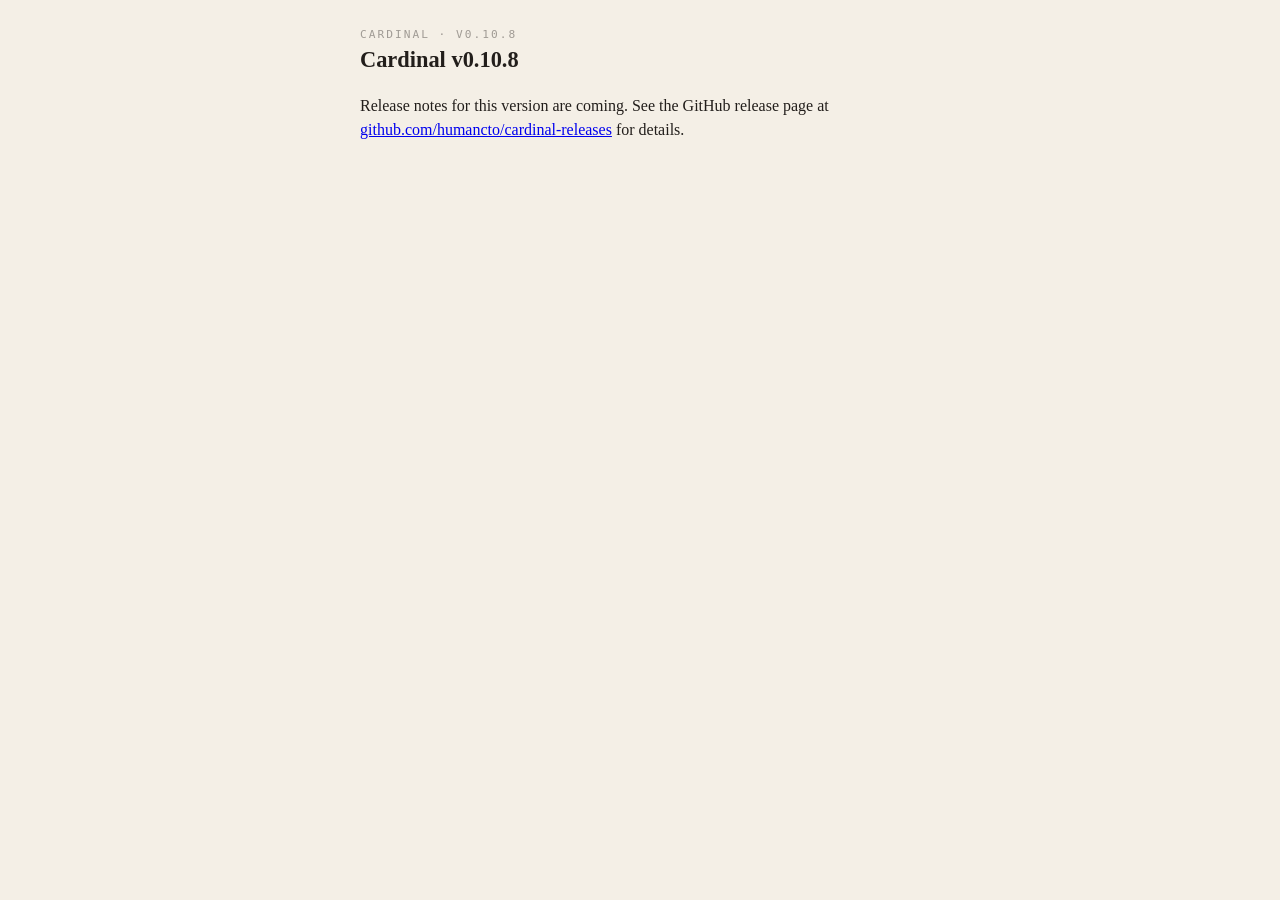
<file: release-notes/v0.10.8.html>
<!doctype html>
<html lang="en">
  <head>
    <meta charset="utf-8" />
    <title>Cardinal v0.10.8 — release notes</title>
    <style>
      body { font-family: Georgia, serif; background:#f4efe6; color:#221e1b;
             max-width:560px; margin:1.6rem auto; padding:0 1rem; line-height:1.55; }
      h1 { font-weight:600; font-size:1.4rem; margin:0 0 0.4rem; }
      .eyebrow { font-family:monospace; font-size:0.7rem; letter-spacing:2px;
                 color:#221e1b66; text-transform:uppercase; }
    </style>
  </head>
  <body>
    <div class="eyebrow">CARDINAL · v0.10.8</div>
    <h1>Cardinal v0.10.8</h1>
    <p>Release notes for this version are coming. See the GitHub release page
       at <a href="https://github.com/humancto/cardinal-releases/releases/tag/v0.10.8">github.com/humancto/cardinal-releases</a>
       for details.</p>
  </body>
</html>
</file>
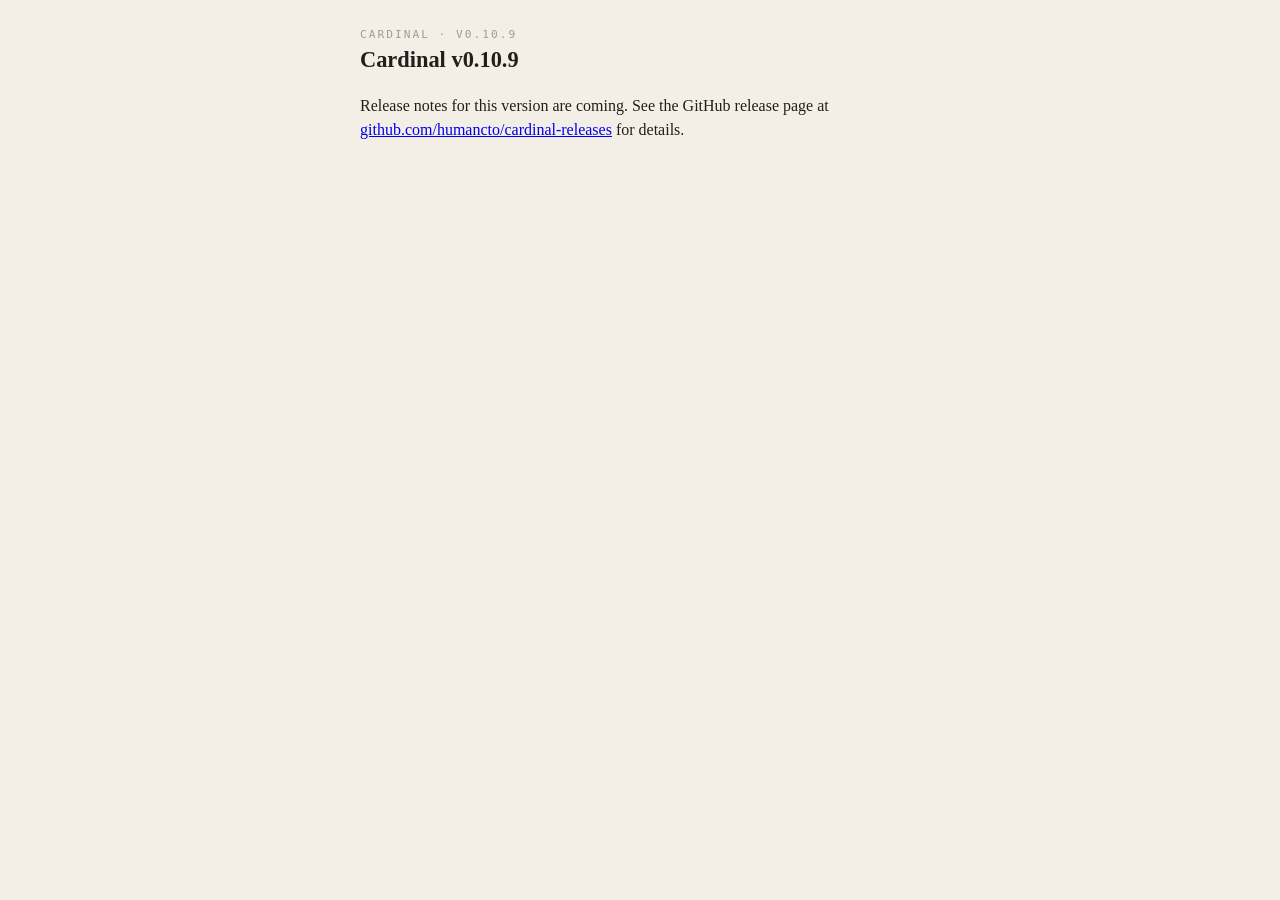
<file: release-notes/v0.10.9.html>
<!doctype html>
<html lang="en">
  <head>
    <meta charset="utf-8" />
    <title>Cardinal v0.10.9 — release notes</title>
    <style>
      body { font-family: Georgia, serif; background:#f4efe6; color:#221e1b;
             max-width:560px; margin:1.6rem auto; padding:0 1rem; line-height:1.55; }
      h1 { font-weight:600; font-size:1.4rem; margin:0 0 0.4rem; }
      .eyebrow { font-family:monospace; font-size:0.7rem; letter-spacing:2px;
                 color:#221e1b66; text-transform:uppercase; }
    </style>
  </head>
  <body>
    <div class="eyebrow">CARDINAL · v0.10.9</div>
    <h1>Cardinal v0.10.9</h1>
    <p>Release notes for this version are coming. See the GitHub release page
       at <a href="https://github.com/humancto/cardinal-releases/releases/tag/v0.10.9">github.com/humancto/cardinal-releases</a>
       for details.</p>
  </body>
</html>
</file>
<file: style.css>
/* Cardinal landing — Cartesian-inspired cream paper, Fraunces + JetBrains Mono. */

:root {
  --cream: #f7f1e0;
  --card: #fcf8ec;
  --ink: #221e1c;
  --ink-soft: rgba(34, 30, 28, 0.65);
  --ink-softer: rgba(34, 30, 28, 0.42);
  --hairline: rgba(34, 30, 28, 0.12);
  --accent: #8e3818; /* terracotta — ops-within-10 band */
  --accent-deep: #5a2410;
  --accent-soft: rgba(142, 56, 24, 0.1);
  --red: #9e2828; /* page-number red */
}

* {
  box-sizing: border-box;
}
html,
body {
  margin: 0;
  padding: 0;
  background: var(--cream);
  color: var(--ink);
  font-family: "Fraunces", Georgia, "Times New Roman", serif;
  font-feature-settings: "ss01" on;
  -webkit-font-smoothing: antialiased;
  text-rendering: optimizeLegibility;
}

.page {
  max-width: 880px;
  margin: 0 auto;
  padding: 64px 28px 96px;
}

/* HERO */
.hero {
  padding: 80px 0 56px;
  text-align: center;
  border-bottom: 1px solid var(--hairline);
}

.brand {
  font-family: "JetBrains Mono", ui-monospace, SFMono-Regular, Menlo, monospace;
  font-size: 12px;
  font-weight: 500;
  letter-spacing: 0.32em;
  color: var(--accent);
  margin-bottom: 28px;
}

.hero h1 {
  font-variation-settings:
    "opsz" 144,
    "SOFT" 30,
    "wght" 700;
  font-size: clamp(40px, 6.4vw, 72px);
  line-height: 0.96;
  letter-spacing: -0.025em;
  margin: 0 0 22px;
  color: var(--ink);
}

.kicker {
  font-style: italic;
  font-size: clamp(16px, 2vw, 19px);
  color: var(--ink-soft);
  margin: 0 0 44px;
  line-height: 1.45;
}

.cta {
  display: flex;
  gap: 16px;
  justify-content: center;
  flex-wrap: wrap;
  margin-bottom: 36px;
}

.cta-primary {
  display: inline-flex;
  flex-direction: column;
  align-items: center;
  background: var(--accent);
  color: var(--cream);
  text-decoration: none;
  padding: 16px 38px;
  border-radius: 14px;
  border: 2px solid var(--accent-deep);
  transition:
    transform 0.16s ease,
    background 0.16s ease;
}

.cta-primary:hover {
  background: var(--accent-deep);
  transform: translateY(-1px);
}

.cta-label {
  font-variation-settings:
    "opsz" 96,
    "wght" 700;
  font-size: 19px;
  letter-spacing: -0.01em;
}

.cta-meta {
  font-family: "JetBrains Mono", monospace;
  font-size: 10px;
  letter-spacing: 0.16em;
  opacity: 0.78;
  margin-top: 4px;
}

.cta-secondary {
  display: inline-flex;
  align-items: center;
  text-decoration: none;
  font-style: italic;
  color: var(--ink-soft);
  padding: 16px 24px;
  border-bottom: 1px solid var(--ink-softer);
  font-size: 17px;
}

.cta-secondary:hover {
  color: var(--ink);
  border-bottom-color: var(--ink);
}

.legalese {
  font-family: "JetBrains Mono", monospace;
  font-size: 11px;
  letter-spacing: 0.06em;
  color: var(--ink-softer);
  margin: 0;
  line-height: 1.6;
}

/* SECTIONS */
.section {
  padding: 72px 0 24px;
  border-bottom: 1px solid var(--hairline);
}

.section h2 {
  font-variation-settings:
    "opsz" 80,
    "SOFT" 0,
    "wght" 600;
  font-size: clamp(26px, 3.4vw, 36px);
  letter-spacing: -0.02em;
  line-height: 1.12;
  margin: 0 0 24px;
}

.lede {
  font-size: 19px;
  line-height: 1.62;
  color: var(--ink);
  margin: 0 0 36px;
  max-width: 700px;
}

/* BANDS */
.bands {
  display: grid;
  grid-template-columns: repeat(2, minmax(0, 1fr));
  gap: 16px;
  margin-bottom: 24px;
}

.band {
  background: var(--card);
  border: 1px solid var(--hairline);
  border-radius: 10px;
  padding: 18px 20px;
  display: grid;
  grid-template-columns: 4px 1fr;
  gap: 14px;
  align-items: start;
}

.band-stripe {
  width: 4px;
  height: 100%;
  border-radius: 2px;
}

.band b {
  display: block;
  font-variation-settings:
    "opsz" 36,
    "wght" 600;
  font-size: 17px;
  letter-spacing: -0.01em;
}

.band span {
  display: block;
  font-family: "JetBrains Mono", monospace;
  font-size: 10px;
  letter-spacing: 0.14em;
  color: var(--ink-softer);
  margin-top: 2px;
}

.band p {
  font-size: 14px;
  line-height: 1.55;
  color: var(--ink-soft);
  margin: 8px 0 0;
  grid-column: 2;
}

@media (max-width: 640px) {
  .bands {
    grid-template-columns: 1fr;
  }
}

/* QUOTE */
.quote-section {
  text-align: center;
  padding: 96px 0;
  border-bottom: 1px solid var(--hairline);
}
blockquote {
  margin: 0 auto;
  max-width: 640px;
  font-style: italic;
  font-size: clamp(28px, 3.8vw, 40px);
  font-variation-settings:
    "opsz" 96,
    "wght" 400;
  line-height: 1.18;
  color: var(--ink);
}
blockquote em {
  font-style: italic;
}
blockquote cite {
  display: block;
  margin-top: 18px;
  font-style: normal;
  font-family: "JetBrains Mono", monospace;
  font-size: 10px;
  letter-spacing: 0.18em;
  color: var(--ink-softer);
}

/* FEATURES */
.features {
  display: grid;
  grid-template-columns: repeat(2, minmax(0, 1fr));
  gap: 36px;
}

.feature h3 {
  font-variation-settings:
    "opsz" 60,
    "wght" 600;
  font-size: 19px;
  margin: 0 0 8px;
}

.feature p {
  font-size: 15px;
  line-height: 1.62;
  color: var(--ink-soft);
  margin: 0;
}

@media (max-width: 640px) {
  .features {
    grid-template-columns: 1fr;
    gap: 24px;
  }
}

/* HOW */
.how ol {
  font-size: 15px;
  line-height: 1.7;
  color: var(--ink);
  padding-left: 22px;
}
.how li {
  margin-bottom: 6px;
}
.how code {
  font-family: "JetBrains Mono", monospace;
  font-size: 13px;
  background: var(--accent-soft);
  color: var(--accent-deep);
  padding: 2px 6px;
  border-radius: 4px;
}
.footnote {
  font-style: italic;
  color: var(--ink-softer);
  font-size: 13px;
  margin-top: 18px;
}

/* FOOTER */
footer {
  padding: 48px 0 24px;
  text-align: center;
  font-family: "JetBrains Mono", monospace;
  font-size: 10px;
  letter-spacing: 0.18em;
  color: var(--ink-softer);
}

/* Page number watermarks at corners */
.page::before,
.page::after {
  position: fixed;
  font-family: "Fraunces", serif;
  font-style: italic;
  font-size: 14px;
  color: var(--red);
  opacity: 0.55;
  pointer-events: none;
}
.page::before {
  content: "1";
  left: 24px;
  bottom: 24px;
}
.page::after {
  content: "1";
  right: 24px;
  bottom: 24px;
}
</file>
